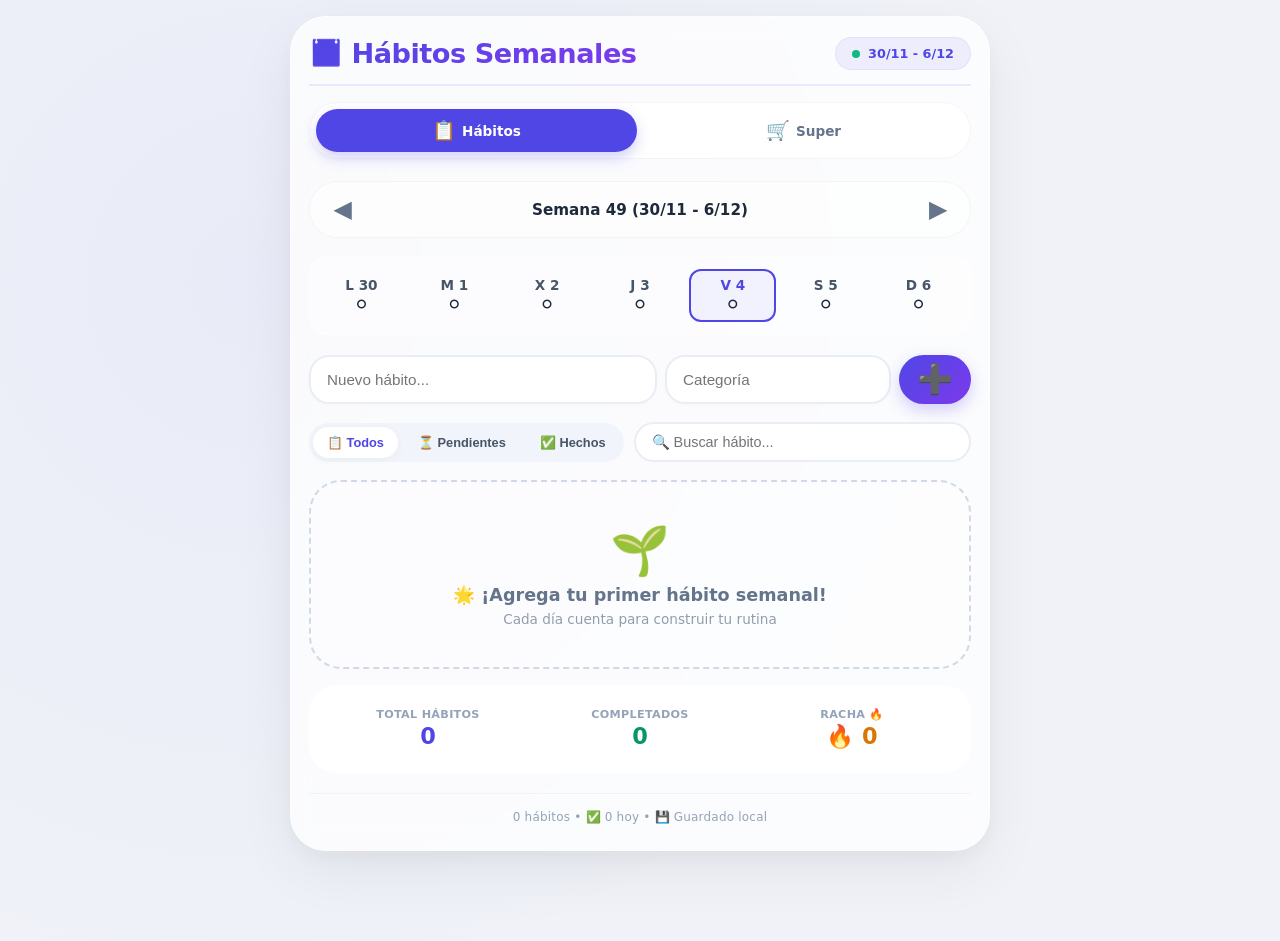
<file: index.html>
<!DOCTYPE html>
<html lang="es">
<head>
    <meta charset="UTF-8">
    <meta name="viewport" content="width=device-width, initial-scale=1.0, viewport-fit=cover">
    <title>Tracker Semanal de Hábitos</title>
    <style>
        /* ============================================
                   RESET Y ESTILOS BASE
                ============================================ */
        * {
            margin: 0;
            padding: 0;
            box-sizing: border-box;
            -webkit-tap-highlight-color: transparent;
        }

        body {
            font-family: system-ui, -apple-system, 'Segoe UI', Roboto, 'Helvetica Neue', sans-serif;
            background: #f0f2f8;
            color: #1e293b;
            min-height: 100vh;
            padding: 16px 12px 90px 12px;
            display: flex;
            justify-content: center;
            background-image: radial-gradient(circle at 20% 30%, rgba(99, 102, 241, 0.05) 0%, transparent 60%);
        }

        #app {
            max-width: 700px;
            width: 100%;
            background: rgba(255, 255, 255, 0.75);
            backdrop-filter: blur(12px);
            -webkit-backdrop-filter: blur(12px);
            border-radius: 36px;
            padding: 20px 18px 26px;
            box-shadow: 0 20px 60px rgba(0, 0, 0, 0.06), 0 8px 24px rgba(0, 20, 30, 0.04);
            border: 1px solid rgba(255, 255, 255, 0.5);
        }

        /* ===== HEADER ===== */
        header {
            display: flex;
            justify-content: space-between;
            align-items: center;
            padding-bottom: 14px;
            border-bottom: 2px solid rgba(99, 102, 241, 0.12);
            margin-bottom: 16px;
            flex-wrap: wrap;
            gap: 8px;
        }

        header h1 {
            font-size: 1.7rem;
            font-weight: 700;
            background: linear-gradient(135deg, #4F46E5, #7C3AED);
            -webkit-background-clip: text;
            -webkit-text-fill-color: transparent;
            background-clip: text;
            letter-spacing: -0.5px;
            display: flex;
            align-items: center;
            gap: 6px;
        }

        .week-badge {
            background: rgba(79, 70, 229, 0.08);
            padding: 8px 16px;
            border-radius: 40px;
            font-size: 0.8rem;
            font-weight: 600;
            color: #4F46E5;
            border: 1px solid rgba(79, 70, 229, 0.08);
            display: flex;
            align-items: center;
            gap: 8px;
        }

        .week-badge .dot {
            width: 8px;
            height: 8px;
            border-radius: 50%;
            background: #10b981;
            display: inline-block;
            animation: pulse 2s infinite;
        }

        @keyframes pulse {
            0%,
            100% {
                opacity: 1;
                transform: scale(1);
            }
            50% {
                opacity: 0.5;
                transform: scale(0.8);
            }
        }

        /* ===== NAV ===== */
        .main-nav {
            display: flex;
            gap: 6px;
            background: rgba(255, 255, 255, 0.6);
            border-radius: 60px;
            padding: 6px;
            margin-bottom: 22px;
            border: 1px solid rgba(0, 0, 0, 0.04);
            backdrop-filter: blur(4px);
        }

        .nav-link {
            flex: 1;
            display: flex;
            align-items: center;
            justify-content: center;
            gap: 6px;
            padding: 10px 12px;
            border-radius: 40px;
            text-decoration: none;
            color: #64748b;
            font-weight: 600;
            font-size: 0.85rem;
            transition: all 0.25s;
            background: transparent;
            border: none;
            cursor: pointer;
        }

        .nav-link .nav-icon {
            font-size: 1.2rem;
        }

        .nav-link.active {
            background: #4F46E5;
            color: white;
            box-shadow: 0 6px 14px rgba(79, 70, 229, 0.25);
        }

        .nav-link:not(.active):hover {
            background: rgba(79, 70, 229, 0.06);
            color: #1e293b;
        }

        /* ===== SELECTOR DE SEMANA ===== */
        .week-selector {
            display: flex;
            align-items: center;
            justify-content: space-between;
            background: rgba(255, 255, 255, 0.5);
            border-radius: 60px;
            padding: 6px 12px;
            margin-bottom: 18px;
            border: 1px solid rgba(0, 0, 0, 0.04);
        }

        .week-selector button {
            background: transparent;
            border: none;
            font-size: 1.4rem;
            padding: 8px 12px;
            cursor: pointer;
            border-radius: 40px;
            transition: 0.2s;
            color: #64748b;
            font-weight: 600;
        }

        .week-selector button:hover {
            background: rgba(79, 70, 229, 0.08);
            color: #4F46E5;
        }

        .week-selector .week-label {
            font-weight: 600;
            color: #1e293b;
            font-size: 0.95rem;
        }

        /* ===== DÍAS DE LA SEMANA ===== */
        .days-grid {
            display: grid;
            grid-template-columns: repeat(7, 1fr);
            gap: 6px;
            margin-bottom: 20px;
            background: rgba(255, 255, 255, 0.3);
            border-radius: 20px;
            padding: 12px 8px;
            border: 1px solid rgba(255, 255, 255, 0.5);
        }

        .day-header {
            text-align: center;
            font-size: 0.65rem;
            font-weight: 700;
            color: #94a3b8;
            text-transform: uppercase;
            letter-spacing: 0.5px;
            padding: 4px 0;
        }

        .day-cell {
            text-align: center;
            padding: 6px 0;
            border-radius: 12px;
            cursor: pointer;
            transition: all 0.2s;
            position: relative;
            min-height: 44px;
            display: flex;
            flex-direction: column;
            align-items: center;
            justify-content: center;
            gap: 2px;
        }

        .day-cell .day-number {
            font-size: 0.85rem;
            font-weight: 600;
            color: #475569;
        }

        .day-cell .day-status {
            font-size: 1.2rem;
            line-height: 1;
        }

        .day-cell.completed {
            background: rgba(16, 185, 129, 0.12);
        }

        .day-cell.completed .day-number {
            color: #059669;
        }

        .day-cell.today {
            border: 2px solid #4F46E5;
            background: rgba(79, 70, 229, 0.06);
        }

        .day-cell.today .day-number {
            color: #4F46E5;
            font-weight: 700;
        }

        .day-cell:hover:not(.empty) {
            background: rgba(79, 70, 229, 0.06);
        }

        .day-cell.empty {
            opacity: 0.3;
            cursor: default;
        }

        /* ===== FORMULARIO ===== */
        #habit-form-section {
            margin-bottom: 18px;
        }

        .habit-form-row {
            display: flex;
            gap: 8px;
            flex-wrap: wrap;
        }

        .habit-input {
            flex: 2 1 140px;
            padding: 14px 16px;
            border: 2px solid #e9edf4;
            border-radius: 20px;
            font-size: 0.95rem;
            background: white;
            transition: 0.2s;
            font-weight: 500;
            color: #0f172a;
            box-shadow: 0 2px 6px rgba(0, 0, 0, 0.01);
        }

        .habit-input:focus {
            border-color: #4F46E5;
            outline: none;
            box-shadow: 0 0 0 4px rgba(79, 70, 229, 0.12);
        }

        .habit-input.small {
            flex: 1 1 80px;
        }

        .habit-add-btn {
            background: linear-gradient(135deg, #4F46E5, #7C3AED);
            border: none;
            color: white;
            font-size: 1.8rem;
            padding: 6px 18px;
            border-radius: 60px;
            font-weight: 700;
            cursor: pointer;
            transition: 0.2s;
            box-shadow: 0 6px 16px rgba(79, 70, 229, 0.25);
            display: flex;
            align-items: center;
            justify-content: center;
            min-width: 60px;
            line-height: 1;
        }

        .habit-add-btn:hover {
            transform: scale(1.02);
            box-shadow: 0 8px 24px rgba(79, 70, 229, 0.35);
        }

        .habit-add-btn:active {
            transform: scale(0.95);
        }

        /* ===== FILTROS ===== */
        #habit-filter-section {
            display: flex;
            gap: 10px;
            flex-wrap: wrap;
            margin-bottom: 18px;
            align-items: center;
        }

        .filter-buttons {
            display: flex;
            gap: 6px;
            background: #f1f4fa;
            padding: 4px;
            border-radius: 60px;
            flex-wrap: wrap;
        }

        .filter-btn {
            padding: 8px 14px;
            border-radius: 40px;
            border: none;
            background: transparent;
            font-weight: 600;
            font-size: 0.8rem;
            color: #475569;
            transition: 0.2s;
            cursor: pointer;
            white-space: nowrap;
        }

        .filter-btn.active {
            background: white;
            color: #4F46E5;
            box-shadow: 0 2px 10px rgba(0, 0, 0, 0.04);
        }

        .filter-btn:not(.active):hover {
            background: rgba(255, 255, 255, 0.5);
        }

        #habitSearchInput {
            flex: 1;
            min-width: 140px;
            padding: 10px 16px;
            border: 2px solid #e9edf4;
            border-radius: 40px;
            background: white;
            font-size: 0.9rem;
            transition: 0.2s;
        }

        #habitSearchInput:focus {
            border-color: #4F46E5;
            outline: none;
            box-shadow: 0 0 0 4px rgba(79, 70, 229, 0.08);
        }

        /* ===== LISTA DE HÁBITOS ===== */
        #habitList {
            list-style: none;
            padding: 0;
            margin: 0 0 16px 0;
            display: flex;
            flex-direction: column;
            gap: 8px;
        }

        .habit-item {
            background: white;
            padding: 14px 16px;
            border-radius: 20px;
            display: flex;
            align-items: center;
            justify-content: space-between;
            box-shadow: 0 2px 8px rgba(0, 0, 0, 0.02);
            border: 1px solid rgba(0, 0, 0, 0.02);
            transition: all 0.2s;
            cursor: default;
            position: relative;
            touch-action: pan-y;
        }

        .habit-item.completed {
            background: #f8fafc;
            opacity: 0.8;
            border-color: #e2e8f0;
        }

        .habit-item.completed .habit-text {
            text-decoration: line-through;
            color: #94a3b8;
        }

        .habit-content {
            display: flex;
            align-items: center;
            gap: 14px;
            flex: 1;
            min-width: 0;
            cursor: pointer;
        }

        .habit-text {
            font-weight: 600;
            font-size: 1rem;
            color: #0f172a;
            transition: 0.15s;
            word-break: break-word;
        }

        .habit-meta {
            display: flex;
            align-items: center;
            gap: 8px;
            flex-wrap: wrap;
            margin-left: auto;
        }

        .habit-progress {
            display: flex;
            gap: 2px;
            align-items: center;
        }

        .habit-progress .dot-small {
            width: 14px;
            height: 14px;
            border-radius: 50%;
            background: #e2e8f0;
            transition: 0.2s;
            border: 1px solid rgba(0, 0, 0, 0.04);
        }

        .habit-progress .dot-small.done {
            background: #10b981;
            border-color: #059669;
        }

        .habit-progress .dot-small.partial {
            background: #f59e0b;
            border-color: #d97706;
        }

        .priority-badge {
            padding: 4px 10px;
            border-radius: 40px;
            font-size: 0.7rem;
            font-weight: 700;
            letter-spacing: 0.3px;
            background: #f1f5f9;
            color: #334155;
        }

        .habit-item .delete-btn {
            background: transparent;
            border: none;
            color: #cbd5e1;
            font-size: 1.4rem;
            padding: 4px 6px;
            border-radius: 40px;
            transition: 0.2s;
            cursor: pointer;
            line-height: 1;
            margin-left: 6px;
            width: 36px;
            height: 36px;
            display: flex;
            align-items: center;
            justify-content: center;
        }

        .habit-item .delete-btn:hover {
            background: #fee2e2;
            color: #ef4444;
        }

        .empty-state {
            text-align: center;
            padding: 40px 20px;
            background: rgba(255, 255, 255, 0.3);
            border-radius: 32px;
            border: 2px dashed #d1d9e6;
            color: #64748b;
            display: flex;
            flex-direction: column;
            align-items: center;
            gap: 6px;
        }

        .empty-state .icon {
            font-size: 3rem;
        }
        .empty-state .title {
            font-weight: 600;
            font-size: 1.1rem;
        }
        .empty-state .subtitle {
            font-size: 0.85rem;
            opacity: 0.7;
        }

        /* ===== RESUMEN ===== */
        #summary-section {
            margin-top: 8px;
        }

        .summary-card {
            background: rgba(255, 255, 255, 0.6);
            backdrop-filter: blur(4px);
            border-radius: 28px;
            padding: 18px 20px;
            display: grid;
            grid-template-columns: 1fr 1fr 1fr;
            gap: 8px 16px;
            border: 1px solid rgba(255, 255, 255, 0.8);
        }

        .summary-item {
            display: flex;
            flex-direction: column;
            align-items: center;
            text-align: center;
            padding: 4px 0;
        }

        .summary-item .label {
            font-size: 0.7rem;
            color: #94a3b8;
            font-weight: 600;
            text-transform: uppercase;
            letter-spacing: 0.3px;
        }

        .summary-item .value {
            font-size: 1.4rem;
            font-weight: 700;
            color: #0f172a;
            margin-top: 2px;
        }

        .summary-item .value.green {
            color: #059669;
        }
        .summary-item .value.purple {
            color: #4F46E5;
        }
        .summary-item .value.orange {
            color: #d97706;
        }

        /* ===== FOOTER ===== */
        footer {
            margin-top: 20px;
            text-align: center;
            font-size: 0.75rem;
            color: #94a3b8;
            border-top: 1px solid rgba(0, 0, 0, 0.04);
            padding-top: 16px;
            letter-spacing: 0.2px;
        }

        /* ===== MODAL ===== */
        .modal {
            display: none;
            position: fixed;
            top: 0;
            left: 0;
            right: 0;
            bottom: 0;
            background: rgba(0, 0, 0, 0.4);
            backdrop-filter: blur(8px);
            z-index: 9999;
            align-items: center;
            justify-content: center;
            padding: 20px;
        }

        .modal-content {
            background: white;
            max-width: 400px;
            width: 100%;
            border-radius: 32px;
            padding: 28px 24px;
            box-shadow: 0 40px 80px rgba(0, 0, 0, 0.2);
            animation: modalPop 0.3s cubic-bezier(0.34, 1.56, 0.64, 1);
            position: relative;
        }

        @keyframes modalPop {
            from {
                opacity: 0;
                transform: scale(0.92) translateY(20px);
            }
            to {
                opacity: 1;
                transform: scale(1) translateY(0);
            }
        }

        .modal-close {
            position: absolute;
            top: 14px;
            right: 18px;
            font-size: 1.8rem;
            cursor: pointer;
            color: #94a3b8;
            transition: 0.2s;
            background: none;
            border: none;
            line-height: 1;
        }

        .modal-close:hover {
            color: #1e293b;
        }

        .modal-content h2 {
            font-size: 1.5rem;
            margin-bottom: 20px;
            color: #0f172a;
        }

        .modal-buttons {
            display: flex;
            flex-direction: column;
            gap: 10px;
        }

        .modal-btn {
            padding: 14px 18px;
            border-radius: 40px;
            border: none;
            font-weight: 600;
            font-size: 1rem;
            cursor: pointer;
            transition: 0.2s;
            text-align: center;
            background: #f1f4fa;
            color: #1e293b;
        }

        .modal-btn.export {
            background: #4F46E5;
            color: white;
        }

        .modal-btn.import {
            background: #0ea5e9;
            color: white;
        }

        .modal-btn.reset {
            background: #f1f4fa;
            color: #dc2626;
        }

        .modal-btn:hover {
            transform: scale(0.98);
            filter: brightness(0.95);
        }

        /* ===== CONEXIÓN ===== */
        #connectionStatus {
            position: fixed;
            top: 12px;
            right: 12px;
            padding: 6px 14px;
            border-radius: 40px;
            font-size: 0.7rem;
            font-weight: 600;
            z-index: 99999;
            background: #10b981;
            color: white;
            box-shadow: 0 4px 12px rgba(0, 0, 0, 0.08);
            display: none;
            transition: opacity 0.3s;
            border: 1px solid rgba(255, 255, 255, 0.2);
            backdrop-filter: blur(4px);
        }

        /* ===== RESPONSIVE ===== */
        @media (max-width: 460px) {
            #app {
                padding: 16px 12px 20px;
                border-radius: 28px;
            }
            header h1 {
                font-size: 1.4rem;
            }
            .week-badge {
                font-size: 0.7rem;
                padding: 6px 12px;
            }
            .habit-form-row {
                gap: 6px;
            }
            .habit-input {
                padding: 12px 14px;
                font-size: 0.9rem;
            }
            .habit-add-btn {
                min-width: 50px;
                font-size: 1.6rem;
            }
            .filter-btn {
                font-size: 0.7rem;
                padding: 6px 10px;
            }
            .summary-card {
                grid-template-columns: 1fr 1fr 1fr;
                gap: 4px;
            }
            .days-grid {
                gap: 4px;
                padding: 8px 4px;
            }
            .day-cell {
                min-height: 36px;
                padding: 4px 0;
            }
            .day-cell .day-number {
                font-size: 0.7rem;
            }
            .day-cell .day-status {
                font-size: 1rem;
            }
            .habit-progress .dot-small {
                width: 10px;
                height: 10px;
            }
        }

        ::-webkit-scrollbar {
            width: 4px;
        }
        ::-webkit-scrollbar-track {
            background: transparent;
        }
        ::-webkit-scrollbar-thumb {
            background: #cbd5e1;
            border-radius: 20px;
        }
    </style>
</head>
<body>
    <div id="connectionStatus">🟢 En línea</div>

    <div id="app">
        <!-- HEADER -->
        <header>
            <h1>📅 Hábitos Semanales</h1>
            <div class="week-badge">
                <span class="dot"></span>
                <span id="weekRange">Semana actual</span>
            </div>
        </header>

        <!-- NAV -->
        <nav class="main-nav">
            <a href="#" class="nav-link active">
                <span class="nav-icon">📋</span>
                <span>Hábitos</span>
            </a>
            
            <a href="supermercado.html" class="nav-link">
                <span class="nav-icon">🛒</span>
                <span>Super</span>
            </a>
            
        </nav>


        

        <!-- SELECTOR DE SEMANA -->
        <div class="week-selector">
            <button id="prevWeek">◀</button>
            <span class="week-label" id="weekLabel">Semana 1</span>
            <button id="nextWeek">▶</button>
        </div>

        <!-- DÍAS DE LA SEMANA -->
        <div class="days-grid" id="daysGrid">
            <!-- Se genera con JS -->
        </div>

        <main>
            <!-- FORMULARIO -->
            <section id="habit-form-section">
                <div class="habit-form-row">
                    <input type="text" id="habitInput" placeholder="Nuevo hábito..." class="habit-input">
                    <input type="text" id="categoryInput" placeholder="Categoría" class="habit-input small">
                    <button id="addHabitBtn" class="habit-add-btn">➕</button>
                </div>
            </section>

            <!-- FILTROS + BÚSQUEDA -->
            <section id="habit-filter-section">
                <div class="filter-buttons">
                    <button class="filter-btn active" data-filter="all">📋 Todos</button>
                    <button class="filter-btn" data-filter="pending">⏳ Pendientes</button>
                    <button class="filter-btn" data-filter="completed">✅ Hechos</button>
                </div>
                <input type="text" id="habitSearchInput" placeholder="🔍 Buscar hábito...">
            </section>

            <!-- LISTA -->
            <section id="habit-list-section">
                <ul id="habitList"></ul>
            </section>

            <!-- RESUMEN -->
            <section id="summary-section">
                <div class="summary-card">
                    <div class="summary-item">
                        <span class="label">Total hábitos</span>
                        <span class="value purple" id="summaryTotal">0</span>
                    </div>
                    <div class="summary-item">
                        <span class="label">Completados</span>
                        <span class="value green" id="summaryBought">0</span>
                    </div>
                    <div class="summary-item">
                        <span class="label">Racha 🔥</span>
                        <span class="value orange" id="summaryCost">0</span>
                    </div>
                </div>
            </section>
        </main>

        <!-- MODAL -->
        <div id="exportModal" class="modal">
            <div class="modal-content">
                <button class="modal-close">&times;</button>
                <h2>⚙️ Gestión de Datos</h2>
                <div class="modal-buttons">
                    <button id="exportHabitBtn" class="modal-btn export">📤 Exportar hábitos</button>
                    <label for="importHabitInput" class="modal-btn import">
                        📥 Importar hábitos
                        <input type="file" id="importHabitInput" accept=".json" style="display: none;">
                    </label>
                    <button id="resetHabitBtn" class="modal-btn reset">🔄 Resetear lista</button>
                </div>
            </div>
        </div>

        <footer>
            <span id="footerStats">0 hábitos</span> • 💾 Guardado local
        </footer>
    </div>

    <script>
        // Registrar Service Worker
        if ('serviceWorker' in navigator) {
            window.addEventListener('load', () => {
                navigator.serviceWorker.register('sw.js')
                    .then(reg => console.log('✅ Service Worker registrado'))
                    .catch(err => console.error('❌ Error SW:', err));
            });
        }
</script>
    <script>
        // ================================================================
        //  HABITS_WEEKLY.JS — Tracker Semanal de Hábitos
        // ================================================================

        // ===== ESTADO =====
        let habits = [];
        let currentFilter = 'all';
        let searchTerm = '';
        let currentWeekOffset = 0; // 0 = semana actual, -1 = semana pasada, etc.

        // ===== DOM =====
        const habitInput = document.getElementById('habitInput');
        const categoryInput = document.getElementById('categoryInput');
        const addBtn = document.getElementById('addHabitBtn');
        const habitList = document.getElementById('habitList');
        const searchInput = document.getElementById('habitSearchInput');
        const daysGrid = document.getElementById('daysGrid');
        const weekLabel = document.getElementById('weekLabel');
        const weekRange = document.getElementById('weekRange');

        const summaryTotal = document.getElementById('summaryTotal');
        const summaryBought = document.getElementById('summaryBought');
        const summaryCost = document.getElementById('summaryCost');
        const footerStats = document.getElementById('footerStats');

        // ===== CONSTANTES =====
        const DAYS = ['Lun', 'Mar', 'Mié', 'Jue', 'Vie', 'Sáb', 'Dom'];
        const DAYS_SHORT = ['L', 'M', 'X', 'J', 'V', 'S', 'D'];

        // ===== UTILIDADES DE FECHAS =====
        function getWeekDays(offset = 0) {
            const now = new Date();
            const dayOfWeek = now.getDay(); // 0 = domingo, 1 = lunes...
            // Ajustar para que la semana empiece en lunes (1 = lunes)
            const mondayOffset = (dayOfWeek === 0) ? 6 : dayOfWeek - 1;

            const monday = new Date(now);
            monday.setDate(now.getDate() - mondayOffset + (offset * 7));

            const days = [];
            for (let i = 0; i < 7; i++) {
                const d = new Date(monday);
                d.setDate(monday.getDate() + i);
                days.push(d);
            }
            return days;
        }

        function formatDateKey(date) {
            return date.toISOString().split('T')[0];
        }

        function isToday(date) {
            const today = new Date();
            return date.getFullYear() === today.getFullYear() &&
                date.getMonth() === today.getMonth() &&
                date.getDate() === today.getDate();
        }

        function getWeekNumber(date) {
            const d = new Date(date);
            d.setHours(0, 0, 0, 0);
            d.setDate(d.getDate() + 3 - (d.getDay() + 6) % 7);
            const week1 = new Date(d.getFullYear(), 0, 4);
            return 1 + Math.round(((d - week1) / 86400000 - 3 + (week1.getDay() + 6) % 7) / 7);
        }

        function formatWeekLabel(days) {
            if (!days || days.length === 0) return 'Semana';
            const start = days[0];
            const end = days[6];
            const weekNum = getWeekNumber(start);
            return `Semana ${weekNum} (${start.getDate()}/${start.getMonth()+1} - ${end.getDate()}/${end.getMonth()+1})`;
        }

        // ===== INICIALIZACIÓN =====
        document.addEventListener('DOMContentLoaded', () => {
            loadHabits();
            setupEventListeners();
            setupFilters();
            setupSearch();
            setupExportButtons();
            setupWeekNavigation();
            renderDays();
            render();
            updateSummary();
        });

        // ===== EVENTOS =====
        function setupEventListeners() {
            addBtn.addEventListener('click', addHabit);
            habitInput.addEventListener('keypress', (e) => {
                if (e.key === 'Enter') addHabit();
            });
            categoryInput.addEventListener('keypress', (e) => {
                if (e.key === 'Enter') addHabit();
            });
        }

        // ===== NAVEGACIÓN SEMANAL =====
        function setupWeekNavigation() {
            document.getElementById('prevWeek').addEventListener('click', () => {
                currentWeekOffset--;
                renderDays();
                render();
                updateSummary();
            });
            document.getElementById('nextWeek').addEventListener('click', () => {
                currentWeekOffset++;
                renderDays();
                render();
                updateSummary();
            });
        }

        // ===== RENDERIZAR DÍAS =====
        function renderDays() {
            const days = getWeekDays(currentWeekOffset);
            weekLabel.textContent = formatWeekLabel(days);

            // Mostrar rango en el badge
            const start = days[0];
            const end = days[6];
            weekRange.textContent = `${start.getDate()}/${start.getMonth()+1} - ${end.getDate()}/${end.getMonth()+1}`;

            daysGrid.innerHTML = days.map((date, index) => {
                const isTodayFlag = isToday(date);
                const dateKey = formatDateKey(date);

                // Contar hábitos completados en este día
                const completedCount = habits.filter(h =>
                    h.completedDates && h.completedDates.includes(dateKey)
                ).length;

                const totalHabits = habits.length;
                const progress = totalHabits > 0 ? Math.round((completedCount / totalHabits) * 100) : 0;

                let statusIcon = '⚪';
                if (totalHabits > 0) {
                    if (progress === 100) statusIcon = '✅';
                    else if (progress > 0) statusIcon = '🟡';
                    else statusIcon = '⚪';
                }

                return `
                    <div class="day-cell ${isTodayFlag ? 'today' : ''} ${progress === 100 && totalHabits > 0 ? 'completed' : ''}"
                         data-date="${dateKey}"
                         title="${DAYS[index]} ${date.getDate()}/${date.getMonth()+1} - ${completedCount}/${totalHabits} completados">
                        <span class="day-number">${DAYS_SHORT[index]} ${date.getDate()}</span>
                        <span class="day-status">${statusIcon}</span>
                    </div>
                `;
            }).join('');

            // Click en día para ver hábitos de ese día
            document.querySelectorAll('.day-cell').forEach(cell => {
                cell.addEventListener('click', () => {
                    const dateKey = cell.dataset.date;
                    if (dateKey) {
                        // Filtrar hábitos por fecha (los que tienen ese día completado)
                        const completedHabits = habits.filter(h =>
                            h.completedDates && h.completedDates.includes(dateKey)
                        );
                        const totalHabits = habits.length;
                        const completedCount = completedHabits.length;

                        Toast.info(
                            `📅 ${completedCount}/${totalHabits} hábitos completados este día`
                        );
                    }
                });
            });
        }

        // ===== CRUD =====
        function addHabit() {
            const name = habitInput.value.trim();
            const category = categoryInput.value.trim() || 'General';

            if (!name) {
                Toast.warning('✍️ Escribe el nombre del hábito');
                habitInput.focus();
                return;
            }

            const newHabit = {
                id: Date.now(),
                name: name,
                category: category,
                completedDates: [], // Array de fechas en formato 'YYYY-MM-DD'
                created: new Date().toISOString()
            };

            habits.push(newHabit);
            habitInput.value = '';
            categoryInput.value = '';
            habitInput.focus();
            saveAndRender();
            Toast.success(`✅ "${name}" agregado (${category})`);
        }

        function toggleHabitForToday(id) {
            const habit = habits.find(h => h.id === id);
            if (!habit) return;

            const today = formatDateKey(new Date());
            const todayDate = new Date();
            const dayOfWeek = todayDate.getDay();
            const mondayOffset = (dayOfWeek === 0) ? 6 : dayOfWeek - 1;
            const monday = new Date(todayDate);
            monday.setDate(todayDate.getDate() - mondayOffset + (currentWeekOffset * 7));

            // Solo permitir marcar días de la semana actual
            const todayKey = formatDateKey(todayDate);

            if (!habit.completedDates) {
                habit.completedDates = [];
            }

            const index = habit.completedDates.indexOf(todayKey);
            if (index > -1) {
                habit.completedDates.splice(index, 1);
                Toast.info(`↩️ "${habit.name}" pendiente hoy`);
            } else {
                habit.completedDates.push(todayKey);
                Toast.complete(`🎉 "${habit.name}" completado hoy`);
            }

            saveAndRender();
            updateSummary();
            renderDays();
        }

        function deleteHabit(id) {
            const habit = habits.find(h => h.id === id);
            if (!habit) return;

            showDeleteConfirmation(habit, () => {
                habits = habits.filter(h => h.id !== id);
                saveAndRender();
                updateSummary();
                renderDays();
                Toast.delete(`🗑️ "${habit.name}" eliminado`);
            });
        }

        // ===== FILTRADO Y BÚSQUEDA =====
        function getFilteredHabits() {
            let filtered = [...habits];

            if (currentFilter === 'completed') {
                filtered = filtered.filter(h => {
                    const today = formatDateKey(new Date());
                    return h.completedDates && h.completedDates.includes(today);
                });
            } else if (currentFilter === 'pending') {
                filtered = filtered.filter(h => {
                    const today = formatDateKey(new Date());
                    return !h.completedDates || !h.completedDates.includes(today);
                });
            }

            if (searchTerm.trim()) {
                const term = searchTerm.trim().toLowerCase();
                filtered = filtered.filter(h =>
                    h.name.toLowerCase().includes(term) ||
                    h.category.toLowerCase().includes(term)
                );
            }

            filtered.sort((a, b) => {
                const today = formatDateKey(new Date());
                const aCompleted = a.completedDates && a.completedDates.includes(today);
                const bCompleted = b.completedDates && b.completedDates.includes(today);
                if (aCompleted !== bCompleted) {
                    return aCompleted ? 1 : -1;
                }
                return b.id - a.id;
            });

            return filtered;
        }

        // ===== RENDERIZADO =====
        function render() {
            const filtered = getFilteredHabits();

            if (filtered.length === 0) {
                const message = searchTerm.trim() ?
                    '🔍 No se encontraron hábitos' :
                    '🌟 ¡Agrega tu primer hábito semanal!';
                habitList.innerHTML = `
                    <li class="empty-state">
                        <span class="icon">${searchTerm.trim() ? '🔍' : '🌱'}</span>
                        <div class="title">${message}</div>
                        <div class="subtitle">${searchTerm.trim() ? 'Prueba con otra palabra' : 'Cada día cuenta para construir tu rutina'}</div>
                    </li>
                `;
                updateStats();
                return;
            }

            const today = formatDateKey(new Date());

            habitList.innerHTML = filtered.map(habit => {
                const completedToday = habit.completedDates && habit.completedDates.includes(today);

                // Mostrar progreso semanal
                const weekDays = getWeekDays(currentWeekOffset);
                const weekProgress = weekDays.map(date => {
                    const key = formatDateKey(date);
                    return habit.completedDates && habit.completedDates.includes(key);
                });

                const completedCount = weekProgress.filter(Boolean).length;
                const totalDays = weekProgress.length;

                return `
                    <li class="habit-item ${completedToday ? 'completed' : ''}" data-id="${habit.id}">
                        <div class="habit-content">
                            <span class="habit-text">${habit.name}</span>
                            <div class="habit-meta">
                                <span class="priority-badge" style="background:#e0e7ff;color:#4338ca;">
                                    ${habit.category}
                                </span>
                                <span class="habit-progress">
                                    ${weekProgress.map(done => `
                                        <span class="dot-small ${done ? 'done' : ''}"></span>
                                    `).join('')}
                                </span>
                                <span style="font-size:0.7rem;font-weight:600;color:#64748b;">
                                    ${completedCount}/${totalDays}
                                </span>
                                ${completedToday ? '✅' : '⏳'}
                            </div>
                        </div>
                        <button class="delete-btn" aria-label="Eliminar">✕</button>
                    </li>
                `;
            }).join('');

            // Toggle al hacer click en el texto
            document.querySelectorAll('.habit-text').forEach((span) => {
                const li = span.closest('.habit-item');
                if (li) {
                    const id = Number(li.dataset.id);
                    span.addEventListener('click', () => toggleHabitForToday(id));
                }
            });

            // Eliminar
            document.querySelectorAll('.delete-btn').forEach((btn) => {
                const li = btn.closest('.habit-item');
                if (li) {
                    const id = Number(li.dataset.id);
                    btn.addEventListener('click', (e) => {
                        e.stopPropagation();
                        deleteHabit(id);
                    });
                }
            });

            setupSwipeToDelete(filtered);
            updateStats();
            updateSummary();
        }

        // ===== SWIPE TO DELETE =====
        function setupSwipeToDelete(habitsList) {
            document.querySelectorAll('.habit-item').forEach((item) => {
                let startX = 0;
                let currentX = 0;
                let isDragging = false;

                const onStart = (e) => {
                    const touch = e.touches ? e.touches[0] : e;
                    startX = touch.clientX;
                    isDragging = true;
                    item.style.transition = 'none';
                    item.style.touchAction = 'none';
                };

                const onMove = (e) => {
                    if (!isDragging) return;
                    const touch = e.touches ? e.touches[0] : e;
                    currentX = touch.clientX;
                    const diff = currentX - startX;
                    if (diff < 0) {
                        item.style.transform = `translateX(${diff}px)`;
                        item.style.opacity = 1 - (Math.abs(diff) / 200);
                    }
                };

                const onEnd = () => {
                    if (!isDragging) return;
                    isDragging = false;
                    item.style.transition = 'transform 0.3s, opacity 0.3s';
                    item.style.touchAction = 'auto';
                    if (startX - currentX > 80) {
                        const id = Number(item.dataset.id);
                        deleteHabit(id);
                    } else {
                        item.style.transform = 'translateX(0)';
                        item.style.opacity = '1';
                    }
                };

                item.addEventListener('touchstart', onStart, { passive: true });
                item.addEventListener('touchmove', onMove, { passive: true });
                item.addEventListener('touchend', onEnd, { passive: true });

                item.addEventListener('mousedown', onStart);
                item.addEventListener('mousemove', onMove);
                item.addEventListener('mouseup', onEnd);
                item.addEventListener('mouseleave', onEnd);
            });
        }

        // ===== PERSISTENCIA =====
        function saveAndRender() {
            localStorage.setItem('weekly_habits', JSON.stringify(habits));
            render();
            renderDays();
        }

        function loadHabits() {
            const stored = localStorage.getItem('weekly_habits');
            if (stored) {
                habits = JSON.parse(stored);
            } else {
                habits = [];
            }
            render();
            renderDays();
            updateSummary();
        }

        // ===== ESTADÍSTICAS =====
        function updateStats() {
            const total = habits.length;
            const today = formatDateKey(new Date());
            const completed = habits.filter(h =>
                h.completedDates && h.completedDates.includes(today)
            ).length;

            footerStats.textContent = `${total} hábitos • ✅ ${completed} hoy`;
        }

        function updateSummary() {
            const total = habits.length;
            const today = formatDateKey(new Date());
            const completedToday = habits.filter(h =>
                h.completedDates && h.completedDates.includes(today)
            ).length;

            // Racha: días consecutivos con todos los hábitos completos
            let streak = 0;
            const todayDate = new Date();
            const checkDate = new Date(todayDate);

            // Verificar días hacia atrás
            for (let i = 0; i < 365; i++) {
                const dateKey = formatDateKey(checkDate);
                const allCompleted = habits.every(h =>
                    h.completedDates && h.completedDates.includes(dateKey)
                );
                if (allCompleted && habits.length > 0) {
                    streak++;
                    checkDate.setDate(checkDate.getDate() - 1);
                } else {
                    break;
                }
            }

            summaryTotal.textContent = total;
            summaryBought.textContent = completedToday;
            summaryCost.textContent = `🔥 ${streak}`;
        }

        // ===== FILTROS Y BÚSQUEDA =====
        function setupFilters() {
            document.querySelectorAll('.filter-btn').forEach(btn => {
                btn.addEventListener('click', () => {
                    document.querySelectorAll('.filter-btn').forEach(b => b.classList.remove('active'));
                    btn.classList.add('active');
                    currentFilter = btn.dataset.filter;
                    render();
                });
            });
        }

        function setupSearch() {
            let searchTimeout;
            searchInput.addEventListener('input', () => {
                clearTimeout(searchTimeout);
                searchTimeout = setTimeout(() => {
                    searchTerm = searchInput.value;
                    render();
                }, 300);
            });
        }

        // ===== EXPORTAR / IMPORTAR =====
        function setupExportButtons() {
            document.getElementById('exportHabitBtn').addEventListener('click', exportHabits);
            document.getElementById('importHabitInput').addEventListener('change', (e) => {
                if (e.target.files.length > 0) {
                    importHabits(e.target.files[0]);
                    e.target.value = '';
                }
            });
            document.getElementById('resetHabitBtn').addEventListener('click', () => {
                if (confirm('⚠️ ¿Resetear todos los hábitos?')) {
                    habits = [];
                    saveAndRender();
                    renderDays();
                    updateSummary();
                    Toast.warning('🔄 Lista resetead');
                }
            });
        }

        function exportHabits() {
            const data = {
                version: "1.0",
                exportDate: new Date().toISOString(),
                habits: habits,
                metadata: {
                    total: habits.length,
                }
            };
            const json = JSON.stringify(data, null, 2);
            const blob = new Blob([json], { type: 'application/json' });
            const url = URL.createObjectURL(blob);
            const a = document.createElement('a');
            a.href = url;
            a.download = `weekly-habits-backup-${new Date().toISOString().split('T')[0]}.json`;
            document.body.appendChild(a);
            a.click();
            document.body.removeChild(a);
            URL.revokeObjectURL(url);
            Toast.export('📤 Hábitos exportados');
        }

        function importHabits(file) {
            const reader = new FileReader();
            reader.onload = (e) => {
                try {
                    const data = JSON.parse(e.target.result);
                    if (!data.habits || !Array.isArray(data.habits)) {
                        throw new Error('Formato inválido');
                    }
                    if (habits.length > 0) {
                        const confirmar = confirm(
                            `Esto sobrescribirá tus ${habits.length} hábitos actuales.\n¿Continuar?`
                        );
                        if (!confirmar) return;
                    }
                    habits = data.habits;
                    saveAndRender();
                    renderDays();
                    updateSummary();
                    Toast.import(`📥 Importados ${habits.length} hábitos`);
                } catch (error) {
                    Toast.error('❌ Error: archivo JSON inválido');
                    console.error(error);
                }
            };
            reader.readAsText(file);
        }

        // ===== CONFIRMACIÓN =====
        function showDeleteConfirmation(item, onConfirm) {
            const overlay = document.createElement('div');
            overlay.style.cssText = `
                position: fixed; top:0; left:0; right:0; bottom:0;
                background: rgba(0,0,0,0.4); backdrop-filter: blur(8px);
                z-index:999999; display:flex; align-items:center; justify-content:center;
                animation: fadeIn 0.3s ease;
            `;
            const modal = document.createElement('div');
            modal.style.cssText = `
                background: white; border-radius: 28px; padding: 32px;
                max-width: 380px; width:90%; box-shadow: 0 20px 60px rgba(0,0,0,0.2);
                animation: slideUp 0.4s cubic-bezier(0.34, 1.56, 0.64, 1);
                text-align: center;
            `;
            modal.innerHTML = `
                <div style="font-size:3.4rem; margin-bottom:8px;">📋</div>
                <h2 style="color:#1e293b; font-size:1.4rem; margin-bottom:6px;">¿Eliminar hábito?</h2>
                <p style="color:#64748b; margin-bottom:24px; font-size:0.95rem;">
                    ¿Seguro que quieres eliminar<br>
                    <strong style="color:#4F46E5;">"${item.name}"</strong>?
                </p>
                <div style="display:flex; gap:12px;">
                    <button id="cancelDelete" style="flex:1; padding:14px; border:2px solid #e9edf4; border-radius:60px; background:white; color:#475569; font-weight:600; cursor:pointer;">Cancelar</button>
                    <button id="confirmDelete" style="flex:1; padding:14px; border:none; border-radius:60px; background:linear-gradient(135deg,#ef4444,#dc2626); color:white; font-weight:600; cursor:pointer; box-shadow:0 4px 12px rgba(239,68,68,0.3);">🗑️ Eliminar</button>
                </div>
            `;
            overlay.appendChild(modal);
            document.body.appendChild(overlay);

            document.getElementById('cancelDelete').addEventListener('click', () => {
                overlay.remove();
            });
            document.getElementById('confirmDelete').addEventListener('click', () => {
                overlay.remove();
                setTimeout(onConfirm, 200);
            });
            overlay.addEventListener('click', (e) => {
                if (e.target === overlay) overlay.remove();
            });
        }

        // ===== TOAST =====
        const Toast = {
            show(message, type = 'success', duration = 3000) {
                document.querySelectorAll('.toast-notification').forEach(el => el.remove());
                const config = {
                    success: { icon: '✅', gradient: 'linear-gradient(135deg,#10b981,#059669)' },
                    error: { icon: '❌', gradient: 'linear-gradient(135deg,#ef4444,#dc2626)' },
                    warning: { icon: '⚠️', gradient: 'linear-gradient(135deg,#f59e0b,#d97706)' },
                    info: { icon: 'ℹ️', gradient: 'linear-gradient(135deg,#3b82f6,#2563eb)' },
                    delete: { icon: '🗑️', gradient: 'linear-gradient(135deg,#ef4444,#dc2626)' },
                    complete: { icon: '🎉', gradient: 'linear-gradient(135deg,#8b5cf6,#6d28d9)' },
                    import: { icon: '📥', gradient: 'linear-gradient(135deg,#10b981,#059669)' },
                    export: { icon: '📤', gradient: 'linear-gradient(135deg,#4F46E5,#7c3aed)' }
                };
                const toast = document.createElement('div');
                toast.className = 'toast-notification';
                toast.style.cssText = `
                    position:fixed; bottom:30px; left:50%; transform:translateX(-50%) translateY(100px);
                    background: ${config[type]?.gradient || config.success.gradient};
                    color:white; padding:16px 24px; border-radius:20px;
                    font-weight:600; font-size:1rem;
                    box-shadow:0 10px 40px rgba(0,0,0,0.15);
                    z-index:99999; display:flex; align-items:center; gap:12px;
                    max-width:90%; min-width:240px; opacity:0;
                    transition: all 0.5s cubic-bezier(0.34, 1.56, 0.64, 1);
                    backdrop-filter:blur(10px);
                    border:1px solid rgba(255,255,255,0.15);
                    pointer-events:none;
                `;
                toast.innerHTML = `
                    <span style="font-size:1.8rem;">${config[type]?.icon || 'ℹ️'}</span>
                    <span>${message}</span>
                    <div style="position:absolute;bottom:0;left:0;height:4px;border-radius:0 0 20px 20px;width:100%;animation:toastProgress ${duration}ms linear forwards;background:rgba(255,255,255,0.25);"></div>
                `;
                document.body.appendChild(toast);
                requestAnimationFrame(() => {
                    toast.style.opacity = '1';
                    toast.style.transform = 'translateX(-50%) translateY(0)';
                });
                setTimeout(() => {
                    toast.style.opacity = '0';
                    toast.style.transform = 'translateX(-50%) translateY(30px)';
                    setTimeout(() => toast.remove(), 500);
                }, duration);
            },
            success(msg) { this.show(msg, 'success'); },
            error(msg) { this.show(msg, 'error'); },
            warning(msg) { this.show(msg, 'warning'); },
            info(msg) { this.show(msg, 'info'); },
            delete(msg) { this.show(msg, 'delete'); },
            complete(msg) { this.show(msg, 'complete'); },
            import(msg) { this.show(msg, 'import'); },
            export(msg) { this.show(msg, 'export'); }
        };

        // Inyectar estilos
        (function injectStyles() {
            const style = document.createElement('style');
            style.textContent = `
                @keyframes toastProgress { from { width:100%; } to { width:0%; } }
                @keyframes fadeIn { from { opacity:0; } to { opacity:1; } }
                @keyframes slideUp { from { opacity:0; transform:translateY(30px) scale(0.95); } to { opacity:1; transform:translateY(0) scale(1); } }
                .toast-notification { position:fixed; bottom:30px; left:50%; transform:translateX(-50%) translateY(100px); padding:16px 24px; border-radius:20px; font-weight:600; font-size:1rem; box-shadow:0 10px 40px rgba(0,0,0,0.15); z-index:99999; display:flex; align-items:center; gap:12px; max-width:90%; min-width:240px; opacity:0; transition: all 0.5s cubic-bezier(0.34, 1.56, 0.64, 1); backdrop-filter:blur(10px); border:1px solid rgba(255,255,255,0.15); pointer-events:none; }
            `;
            document.head.appendChild(style);
        })();

        // ===== MODAL =====
        const modal = document.getElementById('exportModal');
        const openBtn = document.getElementById('openExportMenu');
        const closeBtn = document.querySelector('.modal-close');
        openBtn.addEventListener('click', () => { modal.style.display = 'flex'; });
        closeBtn.addEventListener('click', () => { modal.style.display = 'none'; });
        window.addEventListener('click', (e) => { if (e.target === modal) modal.style.display = 'none'; });

        // ===== CONEXIÓN =====
        const statusEl = document.getElementById('connectionStatus');
        function updateConnectionStatus() {
            if (navigator.onLine) {
                statusEl.textContent = '🟢 En línea';
                statusEl.style.background = '#10b981';
                statusEl.style.display = 'block';
                clearTimeout(window.statusTimeout);
                window.statusTimeout = setTimeout(() => {
                    statusEl.style.opacity = '0';
                    setTimeout(() => { statusEl.style.display = 'none';
                        statusEl.style.opacity = '1'; }, 400);
                }, 2500);
            } else {
                statusEl.textContent = '🔴 Sin conexión';
                statusEl.style.background = '#ef4444';
                statusEl.style.display = 'block';
                statusEl.style.opacity = '1';
            }
        }
        window.addEventListener('online', updateConnectionStatus);
        window.addEventListener('offline', updateConnectionStatus);
        updateConnectionStatus();
    </script>
</body>
</html>
</file>
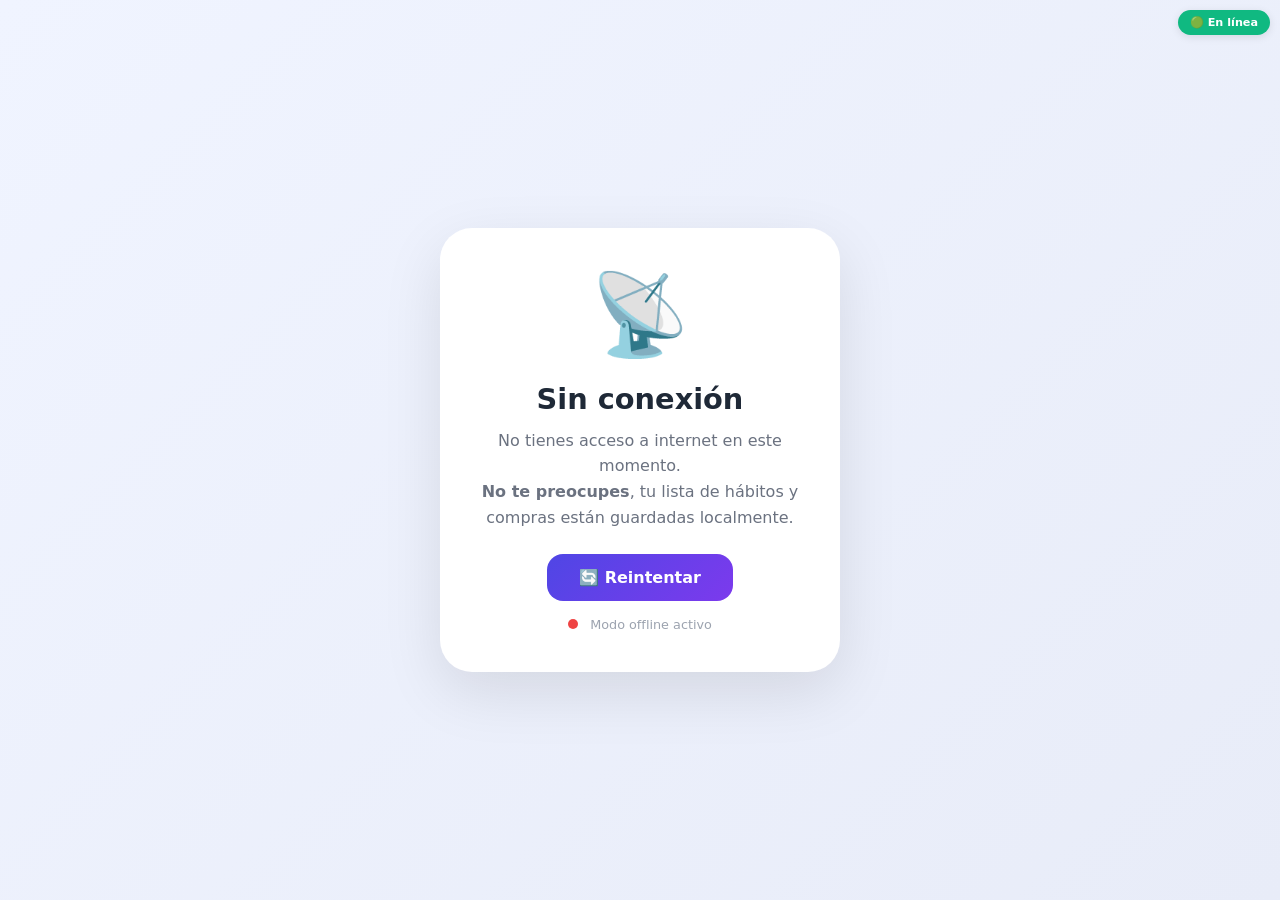
<file: offline.html>
<!DOCTYPE html>
<html lang="es">
<head>
    <meta charset="UTF-8">
    <meta name="viewport" content="width=device-width, initial-scale=1.0">
    <title>Sin conexión</title>
    <style>
        * {
            margin: 0;
            padding: 0;
            box-sizing: border-box;
            font-family: system-ui, -apple-system, sans-serif;
        }
        
        body {
            background: linear-gradient(135deg, #f0f4ff 0%, #e8ecf8 100%);
            display: flex;
            justify-content: center;
            align-items: center;
            min-height: 100vh;
            padding: 20px;
        }
        
        .offline-container {
            max-width: 400px;
            width: 100%;
            background: white;
            border-radius: 32px;
            padding: 40px 28px;
            text-align: center;
            box-shadow: 0 20px 60px rgba(0,0,0,0.1);
        }
        
        .offline-icon {
            font-size: 5rem;
            margin-bottom: 20px;
            display: block;
        }
        
        h1 {
            color: #1f2937;
            font-size: 1.8rem;
            margin-bottom: 12px;
        }
        
        p {
            color: #6b7280;
            font-size: 1rem;
            line-height: 1.6;
            margin-bottom: 24px;
        }
        
        .offline-btn {
            display: inline-block;
            padding: 14px 32px;
            background: linear-gradient(135deg, #4F46E5, #7c3aed);
            color: white;
            border: none;
            border-radius: 16px;
            font-weight: 700;
            font-size: 1rem;
            cursor: pointer;
            transition: all 0.3s;
            text-decoration: none;
        }
        
        .offline-btn:hover {
            transform: scale(1.02);
            box-shadow: 0 8px 30px rgba(79, 70, 229, 0.3);
        }
        
        .offline-btn:active {
            transform: scale(0.95);
        }
        
        .retry-info {
            margin-top: 16px;
            font-size: 0.8rem;
            color: #9ca3af;
        }
        
        .status-dot {
            display: inline-block;
            width: 10px;
            height: 10px;
            border-radius: 50%;
            margin-right: 8px;
            animation: pulse 1.5s infinite;
        }
        
        .status-dot.offline {
            background: #ef4444;
        }
        
        @keyframes pulse {
            0%, 100% { opacity: 1; }
            50% { opacity: 0.4; }
        }
    </style>
</head>
<body>
        <div id="connectionStatus" style="
        position: fixed;
        top: 10px;
        right: 10px;
        padding: 6px 12px;
        border-radius: 20px;
        font-size: 0.7rem;
        font-weight: 600;
        z-index: 9999;
        background: #10b981;
        color: white;
        box-shadow: 0 2px 8px rgba(0,0,0,0.1);
        transition: all 0.3s;
    ">
        🟢 En línea
    </div>
    <div class="offline-container">
        <span class="offline-icon">📡</span>
        <h1>Sin conexión</h1>
        <p>
            No tienes acceso a internet en este momento.<br>
            <strong>No te preocupes</strong>, tu lista de hábitos 
            y compras están guardadas localmente.
        </p>
        
        <button class="offline-btn" onclick="window.location.reload()">
            🔄 Reintentar
        </button>
        
        <div class="retry-info">
            <span class="status-dot offline"></span>
            Modo offline activo
        </div>
    </div>
        <script>
        // ===== DETECTAR CAMBIOS DE CONEXIÓN =====
        const statusEl = document.getElementById('connectionStatus');
        
        function updateConnectionStatus() {
            if (navigator.onLine) {
                statusEl.textContent = '🟢 En línea';
                statusEl.style.background = '#10b981';
                statusEl.style.display = 'block';
                
                // Ocultar después de 3 segundos
                clearTimeout(window.statusTimeout);
                window.statusTimeout = setTimeout(() => {
                    statusEl.style.opacity = '0';
                    setTimeout(() => {
                        statusEl.style.display = 'none';
                        statusEl.style.opacity = '1';
                    }, 500);
                }, 3000);
            } else {
                statusEl.textContent = '🔴 Sin conexión';
                statusEl.style.background = '#ef4444';
                statusEl.style.display = 'block';
                statusEl.style.opacity = '1';
            }
        }
        
        // Detectar cambios
        window.addEventListener('online', updateConnectionStatus);
        window.addEventListener('offline', updateConnectionStatus);
        
        // Verificar al cargar
        updateConnectionStatus();
    </script>
    
    <script>
        // Detectar cuando vuelva la conexión
        window.addEventListener('online', () => {
            window.location.reload();
        });
        
        // Detectar si el usuario quiere intentar de nuevo
        document.querySelector('.offline-btn').addEventListener('click', () => {
            if (navigator.onLine) {
                window.location.href = '/';
            } else {
                alert('📡 Aún no tienes conexión a internet.');
            }
        });
    </script>
</body>
</html>
</file>
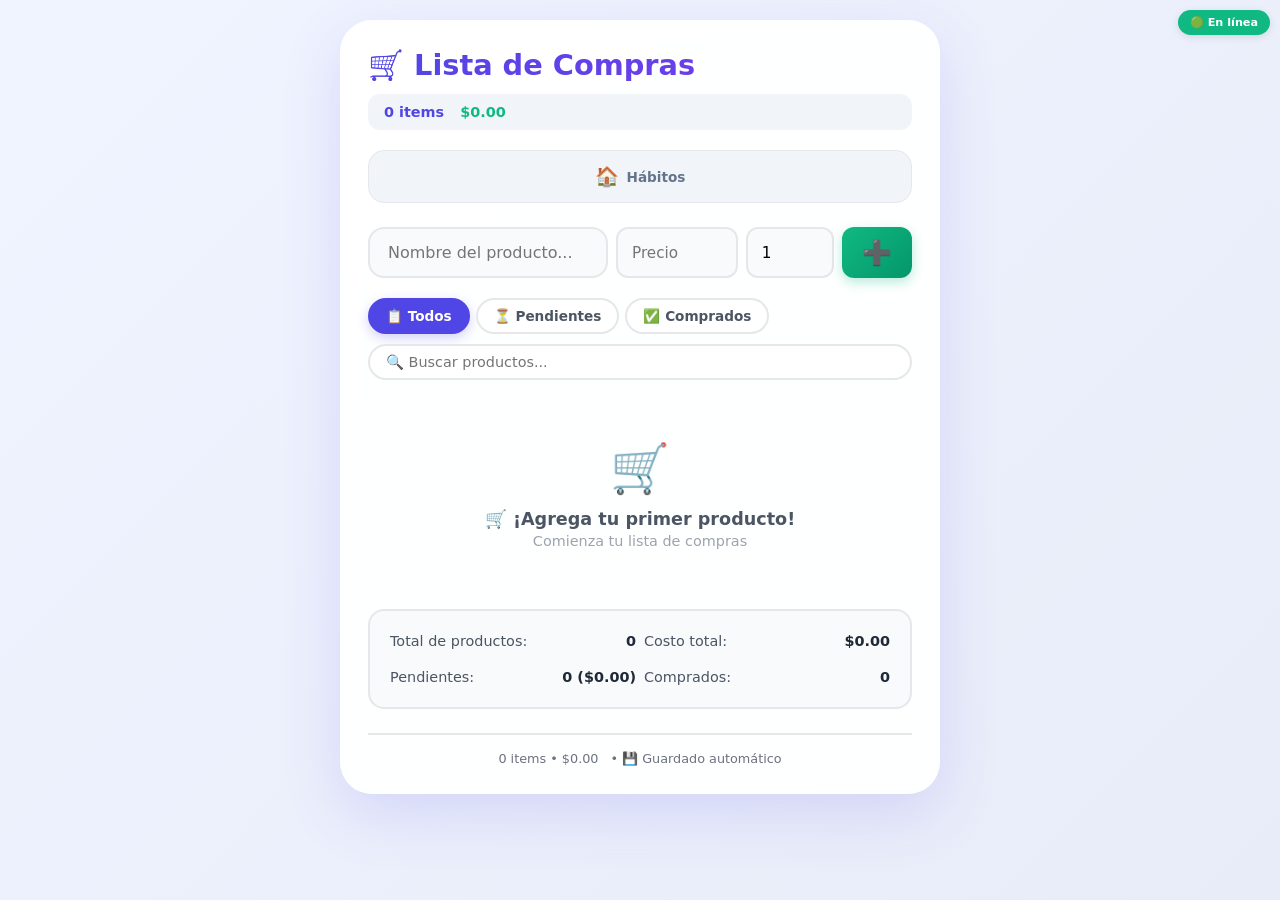
<file: supermercado.html>
<!DOCTYPE html>
<html lang="es">
<head>
    <meta charset="UTF-8">
    <meta name="viewport" content="width=device-width, initial-scale=1.0, viewport-fit=cover">
    <title>Lista de Compras</title>
    <link rel="stylesheet" href="style.css">
    <link rel="manifest" href="manifest.json">
    <meta name="theme-color" content="#10b981">
</head>
<body>
    <div id="connectionStatus" style="
    position: fixed;
    top: 10px;
    right: 10px;
    padding: 6px 12px;
    border-radius: 20px;
    font-size: 0.7rem;
    font-weight: 600;
    z-index: 9999;
    background: #10b981;
    color: white;
    box-shadow: 0 2px 8px rgba(0,0,0,0.1);
    transition: all 0.3s;
    display: none;
">
    🟢 En línea
</div>
    <div id="app">
        <!-- HEADER -->
        <header>
            <h1>🛒 Lista de Compras</h1>
            <div class="super-stats">
                <span id="totalItems">0 items</span>
                <span id="totalCost">$0.00</span>
            </div>
        </header>

        <!-- NAVEGACIÓN -->
        <nav class="main-nav">
            <a href="index.html" class="nav-link">
                <span class="nav-icon">🏠</span>
                <span>Hábitos</span>
            </a>
            
        </nav>

        <main>
            <!-- FORMULARIO PARA AGREGAR PRODUCTO -->
            <section id="super-form-section">
                <div class="super-form-row">
                    <input type="text" id="productInput" placeholder="Nombre del producto..." class="super-input">
                    <input type="number" id="priceInput" placeholder="Precio" class="super-input small" step="0.01">
                    <input type="number" id="quantityInput" placeholder="Cant." class="super-input tiny" value="1" min="1">
                    <button id="addProductBtn" class="super-add-btn">➕</button>
                </div>
            </section>

            <!-- FILTROS -->
            <section id="super-filter-section">
                <div class="filter-buttons">
                    <button class="filter-btn active" data-filter="all">📋 Todos</button>
                    <button class="filter-btn" data-filter="pending">⏳ Pendientes</button>
                    <button class="filter-btn" data-filter="bought">✅ Comprados</button>
                </div>
                <input type="text" id="superSearchInput" placeholder="🔍 Buscar productos...">
            </section>

            <!-- LISTA DE PRODUCTOS -->
            <section id="super-list-section">
                <ul id="productList"></ul>
            </section>

            <!-- RESUMEN DE COSTOS -->
            <section id="summary-section">
                <div class="summary-card">
                    <div class="summary-item">
                        <span>Total de productos:</span>
                        <span id="summaryTotal">0</span>
                    </div>
                    <div class="summary-item">
                        <span>Costo total:</span>
                        <span id="summaryCost">$0.00</span>
                    </div>
                    <div class="summary-item">
                        <span>Pendientes:</span>
                        <span id="summaryPending">0</span>
                    </div>
                    <div class="summary-item">
                        <span>Comprados:</span>
                        <span id="summaryBought">0</span>
                    </div>
                </div>
            </section>
        </main>

        <!-- MODAL DE EXPORTACIÓN -->
        <div id="exportModal" class="modal">
            <div class="modal-content">
                <span class="modal-close">&times;</span>
                <h2>📦 Gestión de Datos</h2>
                <div class="modal-buttons">
                    <button id="exportSuperBtn" class="modal-btn export">📤 Exportar Compras</button>
                    <label for="importSuperInput" class="modal-btn import">
                        📥 Importar Compras
                        <input type="file" id="importSuperInput" accept=".json" style="display: none;">
                    </label>
                    <button id="resetSuperBtn" class="modal-btn reset">🔄 Resetear Lista</button>
                </div>
            </div>
        </div>

        <!-- FOOTER -->
        <footer>
            <p>
                <span id="footerStats">0 items</span> • 
                💾 Guardado automático
            </p>
        </footer>
    </div>

    <script>
    const statusEl = document.getElementById('connectionStatus');
    
    function updateConnectionStatus() {
        if (navigator.onLine) {
            statusEl.textContent = '🟢 En línea';
            statusEl.style.background = '#10b981';
            statusEl.style.display = 'block';
            clearTimeout(window.statusTimeout);
            window.statusTimeout = setTimeout(() => {
                statusEl.style.opacity = '0';
                setTimeout(() => {
                    statusEl.style.display = 'none';
                    statusEl.style.opacity = '1';
                }, 500);
            }, 3000);
        } else {
            statusEl.textContent = '🔴 Sin conexión';
            statusEl.style.background = '#ef4444';
            statusEl.style.display = 'block';
            statusEl.style.opacity = '1';
        }
    }
    
    window.addEventListener('online', updateConnectionStatus);
    window.addEventListener('offline', updateConnectionStatus);
    updateConnectionStatus();
</script>
    <!-- SCRIPTS -->
    <script src="supermercado.js"></script>
    <script>
        // Registrar Service Worker
        if ('serviceWorker' in navigator) {
            window.addEventListener('load', () => {
                navigator.serviceWorker.register('sw.js')
                    .then(reg => console.log('✅ Service Worker registrado'))
                    .catch(err => console.error('❌ Error SW:', err));
            });
        }

        // Modal de exportación
        const modal = document.getElementById('exportModal');
        const openBtn = document.getElementById('openExportMenu');
        const closeBtn = document.querySelector('.modal-close');

        openBtn.addEventListener('click', () => {
            modal.style.display = 'flex';
        });

        closeBtn.addEventListener('click', () => {
            modal.style.display = 'none';
        });

        window.addEventListener('click', (e) => {
            if (e.target === modal) {
                modal.style.display = 'none';
            }
        });
    </script>
</body>
</html>
</file>
<file: style.css>
/* ===== RESET Y BASE ===== */
* {
    margin: 0;
    padding: 0;
    box-sizing: border-box;
    font-family: system-ui, -apple-system, 'Segoe UI', Roboto, sans-serif;
}

body {
    background: linear-gradient(135deg, #f0f4ff 0%, #e8ecf8 100%);
    display: flex;
    justify-content: center;
    min-height: 100vh;
    padding: 20px;
}

#app {
    max-width: 600px;
    width: 100%;
    background: rgba(255, 255, 255, 0.95);
    backdrop-filter: blur(10px);
    border-radius: 32px;
    padding: 28px;
    box-shadow: 0 20px 60px rgba(79, 70, 229, 0.15);
    height: fit-content;
    max-height: 98vh;
    overflow-y: auto;
}

/* ===== NAVEGACIÓN ===== */
.main-nav {
    display: flex;
    gap: 8px;
    margin-bottom: 24px;
    padding: 4px;
    background: #f1f5f9;
    border-radius: 16px;
    border: 1px solid #e5e7eb;
}

.nav-link {
    flex: 1;
    display: flex;
    align-items: center;
    justify-content: center;
    gap: 8px;
    padding: 10px 16px;
    border-radius: 12px;
    border: none;
    background: transparent;
    text-decoration: none;
    color: #64748b;
    font-weight: 600;
    font-size: 0.85rem;
    cursor: pointer;
    transition: all 0.3s;
}

.nav-link .nav-icon {
    font-size: 1.2rem;
}

.nav-link:hover {
    background: rgba(79, 70, 229, 0.08);
    color: #4F46E5;
}

.nav-link.active {
    background: white;
    color: #4F46E5;
    box-shadow: 0 2px 8px rgba(0,0,0,0.08);
}

.nav-link:active {
    transform: scale(0.95);
}

/* ===== HEADER ===== */
header {
    margin-bottom: 20px;
}

h1 {
    color: #1f2937;
    font-size: 1.8rem;
    font-weight: 800;
    background: linear-gradient(135deg, #4F46E5, #7c3aed);
    -webkit-background-clip: text;
    -webkit-text-fill-color: transparent;
    background-clip: text;
    margin-bottom: 12px;
}

.super-stats {
    display: flex;
    gap: 16px;
    font-size: 0.9rem;
    color: #4b5563;
    background: #f1f5f9;
    padding: 10px 16px;
    border-radius: 12px;
}

.super-stats span {
    font-weight: 700;
}

.super-stats span:first-child {
    color: #4F46E5;
}

.super-stats span:last-child {
    color: #10b981;
}

#progressContainer {
    background: #e5e7eb;
    border-radius: 12px;
    height: 12px;
    overflow: hidden;
    box-shadow: inset 0 2px 4px rgba(0,0,0,0.06);
}

#progressBar {
    height: 100%;
    background: linear-gradient(90deg, #4F46E5, #818cf8, #a78bfa);
    transition: width 0.5s cubic-bezier(0.4, 0, 0.2, 1);
    display: flex;
    align-items: center;
    justify-content: center;
    font-size: 8px;
    font-weight: 700;
    color: white;
    border-radius: 12px;
    min-width: 30px;
}

/* ===== FORMULARIO ===== */
#form-section, #super-form-section {
    margin-bottom: 20px;
}

#form-section {
    display: flex;
    gap: 10px;
}

.super-form-row {
    display: flex;
    gap: 8px;
}

.super-input {
    padding: 12px 14px;
    border: 2px solid #e5e7eb;
    border-radius: 12px;
    font-size: 0.95rem;
    outline: none;
    transition: all 0.3s;
    background: #f9fafb;
}

.super-input:focus {
    border-color: #10b981;
    background: white;
    box-shadow: 0 0 0 4px rgba(16, 185, 129, 0.1);
}

.super-input.small {
    flex: 0.8;
    min-width: 80px;
}

.super-input.tiny {
    flex: 0.5;
    min-width: 60px;
}

.super-add-btn {
    padding: 0 20px;
    background: linear-gradient(135deg, #10b981, #059669);
    color: white;
    border: none;
    border-radius: 12px;
    font-size: 1.5rem;
    cursor: pointer;
    transition: all 0.3s;
    box-shadow: 0 4px 12px rgba(16, 185, 129, 0.3);
}

.super-add-btn:active {
    transform: scale(0.95);
}

#habitInput, #productInput {
    flex: 1;
    padding: 14px 18px;
    border: 2px solid #e5e7eb;
    border-radius: 16px;
    font-size: 1rem;
    outline: none;
    transition: all 0.3s;
    background: #f9fafb;
}

#habitInput:focus {
    border-color: #4F46E5;
    background: white;
    box-shadow: 0 0 0 4px rgba(79, 70, 229, 0.1);
}

#addBtn {
    background: linear-gradient(135deg, #4F46E5, #7c3aed);
    color: white;
    border: none;
    padding: 0 28px;
    border-radius: 16px;
    font-weight: 700;
    font-size: 1rem;
    cursor: pointer;
    transition: all 0.3s;
    box-shadow: 0 4px 12px rgba(79, 70, 229, 0.3);
    white-space: nowrap;
}

#addBtn:active {
    transform: scale(0.95);
}

/* ===== FILTROS ===== */
#filter-section, #super-filter-section {
    display: flex;
    gap: 10px;
    margin-bottom: 20px;
    flex-wrap: wrap;
}

.filter-buttons {
    display: flex;
    gap: 6px;
    flex-wrap: wrap;
}

.filter-btn {
    padding: 8px 16px;
    border-radius: 20px;
    border: 2px solid #e5e7eb;
    background: white;
    cursor: pointer;
    transition: all 0.3s;
    font-size: 0.85rem;
    font-weight: 600;
    color: #4b5563;
}

.filter-btn:hover {
    border-color: #4F46E5;
    color: #4F46E5;
}

.filter-btn.active {
    background: #4F46E5;
    color: white;
    border-color: #4F46E5;
    box-shadow: 0 4px 12px rgba(79, 70, 229, 0.25);
}

#searchInput, #superSearchInput {
    flex: 1;
    min-width: 140px;
    padding: 8px 16px;
    border-radius: 20px;
    border: 2px solid #e5e7eb;
    outline: none;
    transition: all 0.3s;
    background: white;
    font-size: 0.9rem;
}

#searchInput:focus, #superSearchInput:focus {
    border-color: #4F46E5;
    box-shadow: 0 0 0 4px rgba(79, 70, 229, 0.1);
}

/* ===== LISTA ===== */
#habitList, #productList {
    list-style: none;
    display: flex;
    flex-direction: column;
    gap: 10px;
    min-height: 100px;
}

/* ============================================ */
/* ===== HABIT-ITEM CON ANIMACIONES ===== */
/* ============================================ */

.habit-item {
    background: white;
    padding: 16px 20px;
    border-radius: 16px;
    display: flex;
    justify-content: space-between;
    align-items: center;
    border: 2px solid #e5e7eb;
    cursor: default;
    user-select: none;
    position: relative;
    touch-action: none;
    
    /* 🔥 ANIMACIÓN DE ENTRADA (IGUAL QUE SUPERMERCADO) */
    animation: slideIn 0.4s cubic-bezier(0.34, 1.56, 0.64, 1);
    
    /* 🔥 TRANSICIÓN SUAVE PARA HOVER Y CAMBIOS */
    transition: all 0.3s cubic-bezier(0.34, 1.56, 0.64, 1);
}

/* Efecto hover (igual que supermercado) */
.habit-item:hover {
    border-color: #c7d2fe;
    transform: translateY(-2px);
    box-shadow: 0 4px 12px rgba(79, 70, 229, 0.08);
}

/* Estado COMPLETADO */
.habit-item.completed {
    background: #f0fdf4;
    border-color: #86efac;
}

.habit-item.completed .habit-text {
    text-decoration: line-through;
    color: #6b7280;
}

/* 🔥 ANIMACIÓN DE ELIMINACIÓN (IGUAL QUE SUPERMERCADO) */
.habit-item.deleting {
    animation: slideOut 0.4s cubic-bezier(0.34, 1.56, 0.64, 1) forwards;
}

/* ============================================ */
/* ===== CONTENIDO DEL ITEM ===== */
/* ============================================ */

.habit-content {
    display: flex;
    align-items: center;
    gap: 12px;
    flex: 1;
    flex-wrap: wrap;
}

.habit-text {
    font-size: 1.05rem;
    font-weight: 500;
    color: #1f2937;
    cursor: pointer;
    padding: 4px 0;
    flex: 1;
    min-width: 120px;
    transition: all 0.2s;
}

.habit-text:hover {
    color: #4F46E5;
}

.habit-text:active {
    opacity: 0.6;
}

.habit-meta {
    display: flex;
    gap: 8px;
    align-items: center;
    font-size: 0.7rem;
    color: #9ca3af;
    flex-wrap: wrap;
}

.priority-badge {
    padding: 2px 10px;
    border-radius: 12px;
    font-size: 0.65rem;
    font-weight: 700;
    text-transform: uppercase;
}

.priority-high {
    background: #fee2e2;
    color: #dc2626;
}

.priority-medium {
    background: #fef3c7;
    color: #d97706;
}

.priority-low {
    background: #dbeafe;
    color: #2563eb;
}

.delete-btn {
    background: none;
    border: none;
    font-size: 1.4rem;
    color: #9ca3af;
    cursor: pointer;
    padding: 0 8px;
    transition: all 0.3s;
    border-radius: 8px;
    line-height: 1;
    flex-shrink: 0;
}

.delete-btn:hover {
    color: #ef4444;
    background: #fee2e2;
    transform: scale(1.1);
}

.delete-btn:active {
    transform: scale(0.8);
}

/* ===== EMPTY STATE ===== */
.empty-state {
    text-align: center;
    padding: 40px 20px;
    color: #9ca3af;
}

.empty-state .icon {
    font-size: 3rem;
    margin-bottom: 12px;
    display: block;
}

.empty-state .title {
    font-size: 1.1rem;
    font-weight: 600;
    color: #4b5563;
    margin-bottom: 4px;
}

.empty-state .subtitle {
    font-size: 0.9rem;
}

/* ===== SUMMARY ===== */
#summary-section {
    margin-top: 20px;
}

.summary-card {
    background: #f8fafc;
    border-radius: 16px;
    padding: 16px 20px;
    border: 2px solid #e5e7eb;
    display: grid;
    grid-template-columns: 1fr 1fr;
    gap: 8px;
}

.summary-item {
    display: flex;
    justify-content: space-between;
    padding: 6px 0;
    font-size: 0.9rem;
    color: #4b5563;
}

.summary-item span:last-child {
    font-weight: 700;
    color: #1f2937;
}

/* ===== MODAL ===== */
.modal {
    display: none;
    position: fixed;
    top: 0;
    left: 0;
    right: 0;
    bottom: 0;
    background: rgba(0,0,0,0.5);
    backdrop-filter: blur(8px);
    z-index: 999999;
    align-items: center;
    justify-content: center;
    animation: fadeIn 0.3s ease;
}

.modal-content {
    background: white;
    border-radius: 24px;
    padding: 32px;
    max-width: 500px;
    width: 90%;
    max-height: 80vh;
    overflow-y: auto;
    box-shadow: 0 20px 60px rgba(0,0,0,0.3);
    animation: slideUp 0.4s cubic-bezier(0.34, 1.56, 0.64, 1);
}

.modal-close {
    float: right;
    font-size: 2rem;
    font-weight: 700;
    color: #9ca3af;
    cursor: pointer;
    transition: all 0.3s;
    line-height: 1;
}

.modal-close:hover {
    color: #ef4444;
}

.modal-content h2 {
    color: #1f2937;
    margin-bottom: 20px;
    font-size: 1.5rem;
}

.modal-buttons {
    display: flex;
    flex-direction: column;
    gap: 10px;
}

.modal-btn {
    padding: 14px 20px;
    border: none;
    border-radius: 14px;
    font-weight: 700;
    font-size: 1rem;
    cursor: pointer;
    transition: all 0.3s;
    color: white;
    text-align: center;
}

.modal-btn:active {
    transform: scale(0.97);
}

.modal-btn.export {
    background: linear-gradient(135deg, #4F46E5, #7c3aed);
}

.modal-btn.import {
    background: linear-gradient(135deg, #10b981, #059669);
    cursor: pointer;
}

.modal-btn.stats {
    background: linear-gradient(135deg, #8b5cf6, #6d28d9);
}

.modal-btn.reset {
    background: linear-gradient(135deg, #ef4444, #dc2626);
}

/* ===== FOOTER ===== */
footer {
    margin-top: 24px;
    padding-top: 16px;
    border-top: 2px solid #e5e7eb;
    text-align: center;
    color: #6b7280;
    font-size: 0.8rem;
}

footer p {
    display: flex;
    justify-content: center;
    gap: 12px;
    flex-wrap: wrap;
}

#dbStatus {
    font-weight: 600;
}

#dbStatus.online {
    color: #10b981;
}

#dbStatus.offline {
    color: #ef4444;
}

/* ============================================ */
/* ===== TODAS LAS ANIMACIONES ===== */
/* ============================================ */

/* 🔥 ANIMACIÓN DE ENTRADA (AGREGAR) */
@keyframes slideIn {
    from {
        opacity: 0;
        transform: translateY(-20px) scale(0.95);
    }
    to {
        opacity: 1;
        transform: translateY(0) scale(1);
    }
}

/* 🔥 ANIMACIÓN DE SALIDA (ELIMINAR) */
@keyframes slideOut {
    from {
        opacity: 1;
        transform: translateX(0) scale(1);
    }
    to {
        opacity: 0;
        transform: translateX(100px) scale(0.8);
    }
}

/* 🔥 ANIMACIÓN PARA MODAL */
@keyframes slideUp {
    from {
        opacity: 0;
        transform: translateY(30px) scale(0.95);
    }
    to {
        opacity: 1;
        transform: translateY(0) scale(1);
    }
}

/* 🔥 ANIMACIÓN PARA FADE */
@keyframes fadeIn {
    from { opacity: 0; }
    to { opacity: 1; }
}

/* 🔥 ANIMACIÓN PARA TOAST (BARRA DE PROGRESO) */
@keyframes toastProgress {
    from { width: 100%; }
    to { width: 0%; }
}

/* ============================================ */
/* ===== TOAST ===== */
/* ============================================ */

.toast-notification {
    position: fixed;
    bottom: 30px;
    left: 50%;
    transform: translateX(-50%) translateY(100px);
    padding: 16px 24px;
    border-radius: 16px;
    font-weight: 600;
    font-size: 1rem;
    box-shadow: 0 10px 40px rgba(0,0,0,0.2);
    z-index: 99999;
    display: flex;
    align-items: center;
    gap: 12px;
    max-width: 90%;
    min-width: 280px;
    opacity: 0;
    transition: all 0.5s cubic-bezier(0.34, 1.56, 0.64, 1);
    font-family: system-ui, -apple-system, sans-serif;
    backdrop-filter: blur(10px);
    border: 1px solid rgba(255,255,255,0.2);
    pointer-events: none;
}

/* ===== RESPONSIVE ===== */
@media (max-width: 600px) {
    #app {
        padding: 16px;
        border-radius: 20px;
    }

    h1 {
        font-size: 1.5rem;
    }

    .main-nav {
        flex-direction: column;
        gap: 4px;
    }

    .nav-link {
        padding: 8px 12px;
        font-size: 0.8rem;
    }

    .nav-link .nav-icon {
        font-size: 1rem;
    }

    #form-section, .super-form-row {
        flex-direction: column;
    }

    .super-form-row {
        gap: 6px;
    }

    .super-input.small, .super-input.tiny {
        flex: 1;
        min-width: auto;
    }

    #addBtn, .super-add-btn {
        padding: 14px;
        width: 100%;
    }

    .filter-buttons {
        width: 100%;
    }

    .filter-btn {
        flex: 1;
        text-align: center;
        font-size: 0.75rem;
        padding: 6px 12px;
    }

    .summary-card {
        grid-template-columns: 1fr;
    }

    .modal-content {
        padding: 20px;
    }

    .modal-btn {
        font-size: 0.9rem;
        padding: 12px 16px;
    }

    /* Ajustes para móvil */
    .habit-item {
        padding: 12px 14px;
    }

    .habit-text {
        font-size: 0.95rem;
    }

    .habit-meta {
        font-size: 0.6rem;
    }
}

@media (max-width: 400px) {
    #app {
        padding: 12px;
        border-radius: 16px;
    }

    .habit-item {
        padding: 10px 12px;
    }

    .habit-text {
        font-size: 0.85rem;
        min-width: 80px;
    }

    .habit-meta {
        font-size: 0.55rem;
    }

    .delete-btn {
        font-size: 1.2rem;
        padding: 0 4px;
    }
}
</file>
